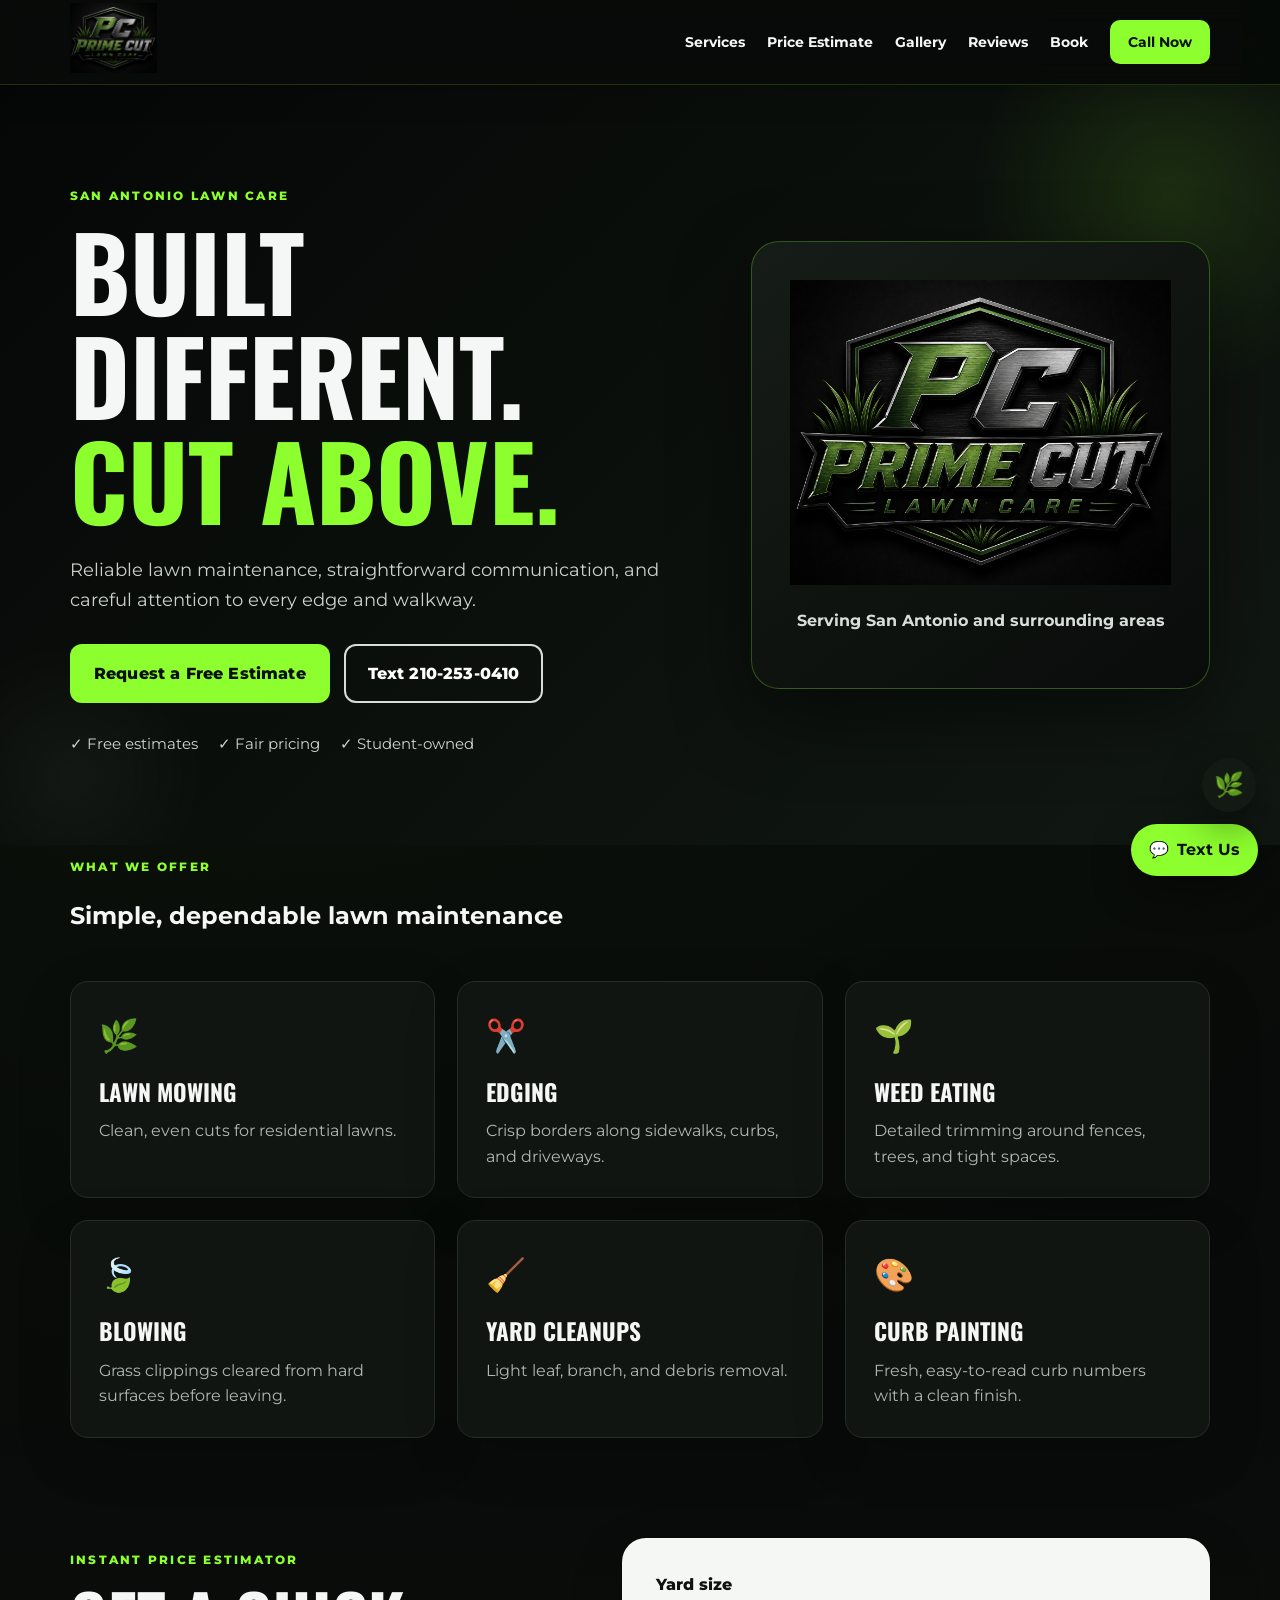
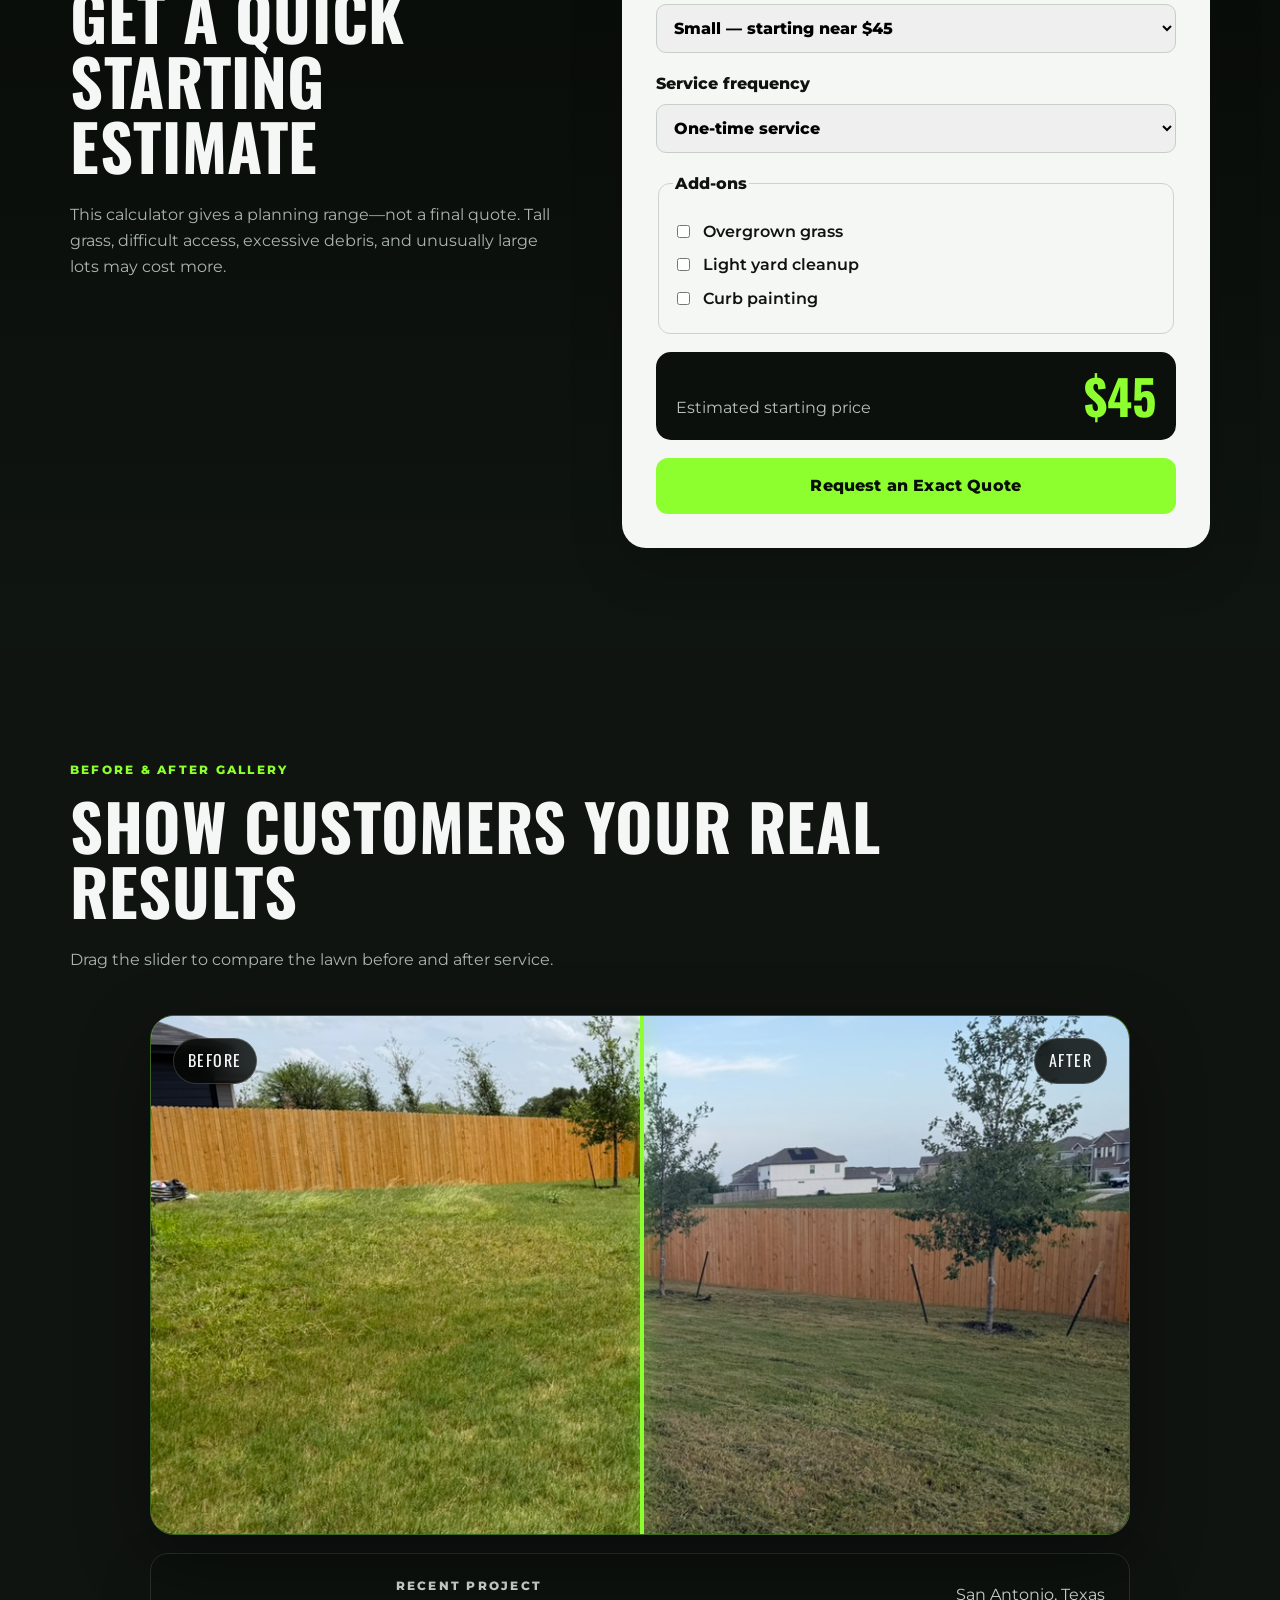
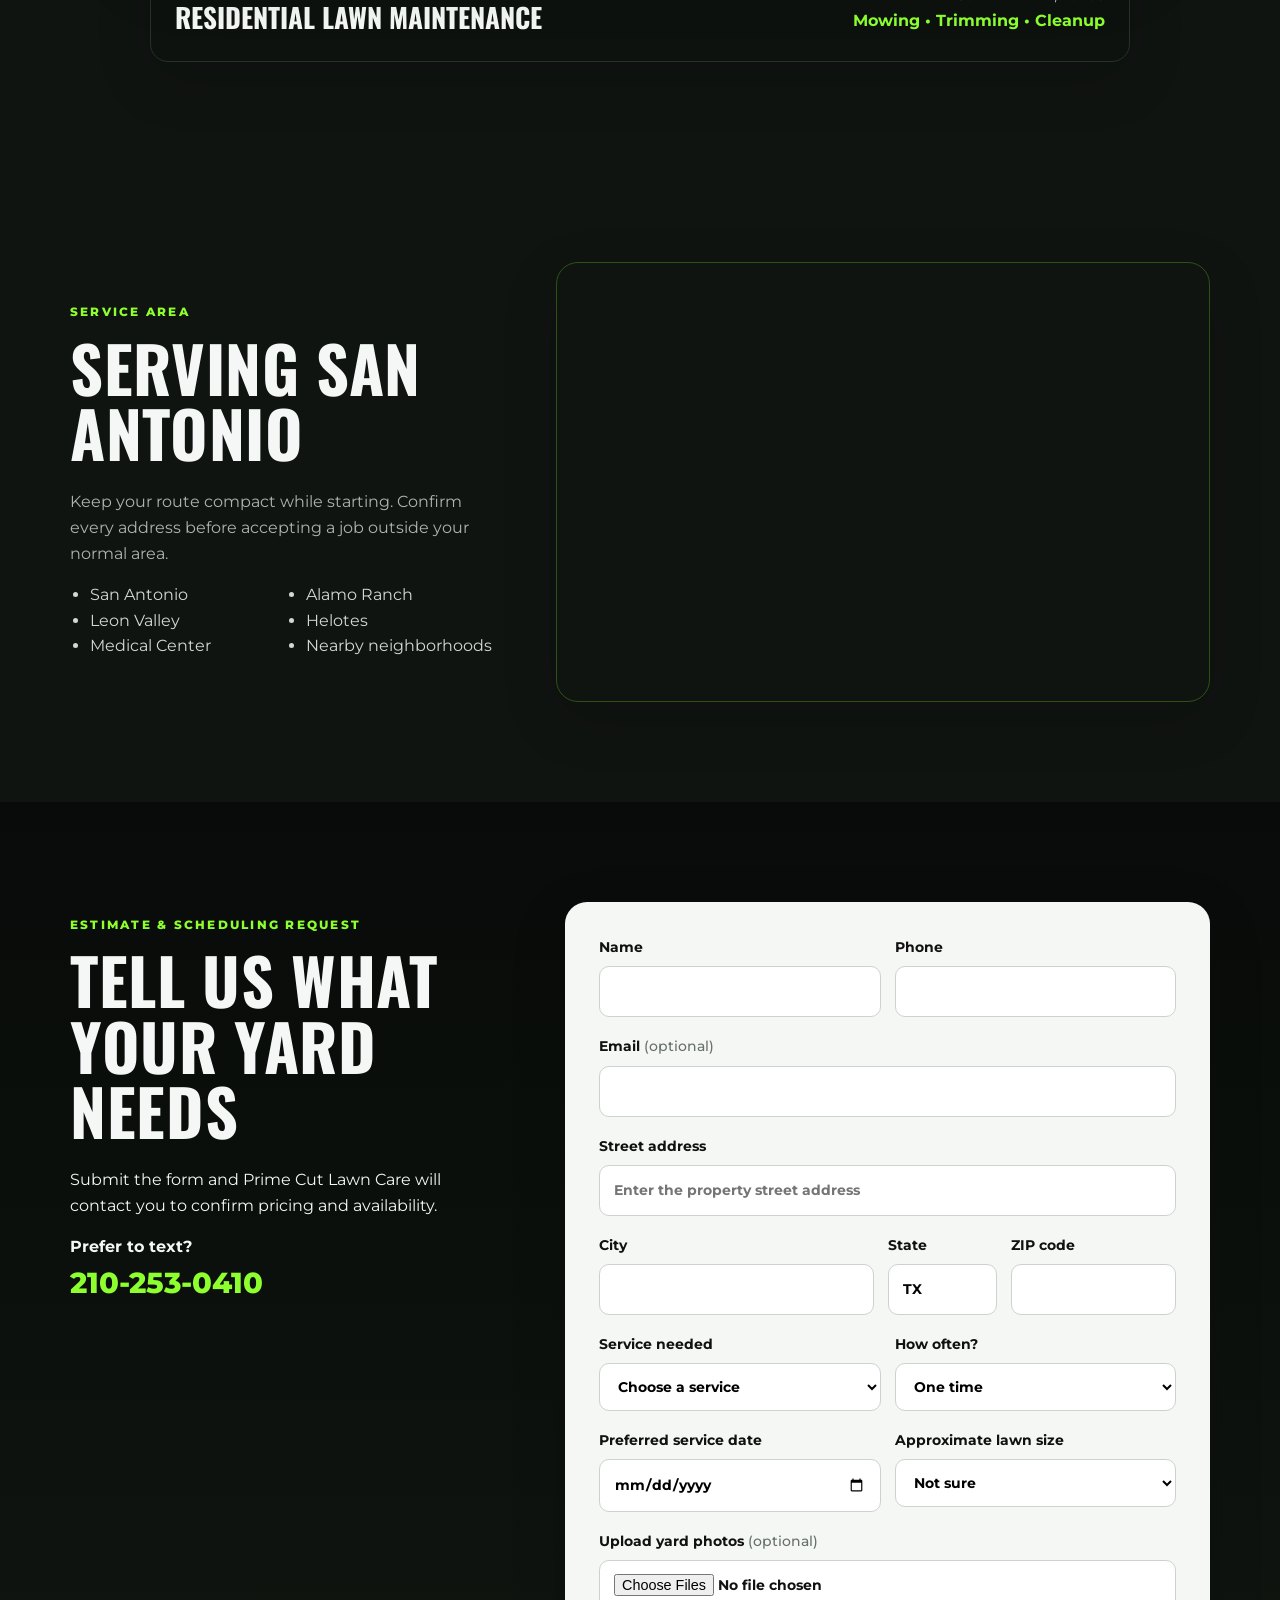
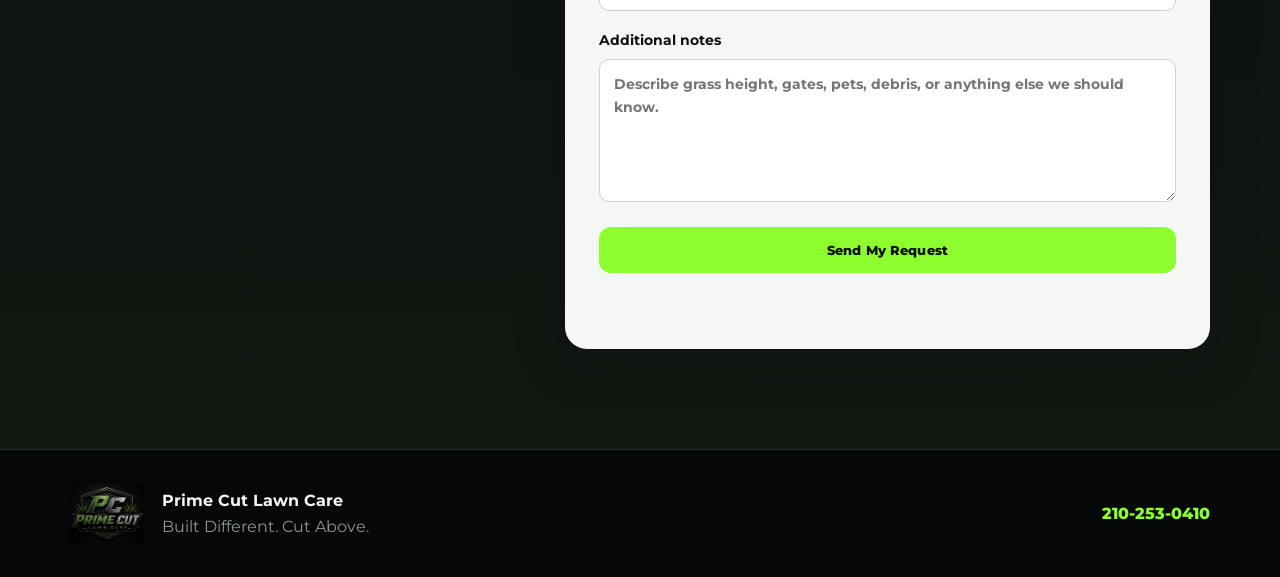
<file: index.html>
<!DOCTYPE html>
<html lang="en">
<head>
  <meta charset="UTF-8" />
  <meta name="viewport" content="width=device-width, initial-scale=1.0" />
  <meta name="description" content="Prime Cut Lawn Care provides lawn mowing, edging, weed eating, blowing, yard cleanups, and curb painting in San Antonio." />
  <meta name="theme-color" content="#081009" />
  <title>Prime Cut Lawn Care | San Antonio</title>
  <link rel="preconnect" href="https://fonts.googleapis.com">
  <link rel="preconnect" href="https://fonts.gstatic.com" crossorigin>
  <link href="https://fonts.googleapis.com/css2?family=Montserrat:wght@500;600;700;800&family=Oswald:wght@500;600;700&display=swap" rel="stylesheet">
  <link rel="stylesheet" href="styles.css" />
</head>
<body>
  <header class="site-header">
    <div class="container nav-wrap">
      <a class="brand" href="#home" aria-label="Prime Cut Lawn Care home">
        <img src="prime-cut-logo.png" alt="Prime Cut Lawn Care logo" />
      </a>
      <button class="menu-button" aria-label="Open menu" aria-expanded="false">☰</button>
      <nav class="nav-links">
        <a href="#services">Services</a>
        <a href="#estimator">Price Estimate</a>
        <a href="#gallery">Gallery</a>
        <a href="#reviews">Reviews</a>
        <a href="#quote">Book</a>
        <a class="nav-call" href="tel:+12102530410">Call Now</a>
      </nav>
    </div>
  </header>

  <main>
    <section class="hero" id="home">
      <div class="hero-orb orb-one"></div>
      <div class="hero-orb orb-two"></div>
      <div class="container hero-grid">
        <div class="hero-copy reveal">
          <p class="eyebrow">San Antonio Lawn Care</p>
          <h1>Built Different.<br><span>Cut Above.</span></h1>
          <p class="hero-text">Reliable lawn maintenance, straightforward communication, and careful attention to every edge and walkway.</p>
          <div class="hero-actions">
            <a class="button primary" href="#quote">Request a Free Estimate</a>
            <a class="button secondary" href="sms:+12102530410">Text 210-253-0410</a>
          </div>
          <div class="trust-row">
            <span>✓ Free estimates</span>
            <span>✓ Fair pricing</span>
            <span>✓ Student-owned</span>
          </div>
        </div>
        <div class="hero-card reveal">
          <img src="prime-cut-logo.png" alt="Prime Cut Lawn Care shield logo" />
          <p>Serving San Antonio and surrounding areas</p>
        </div>
      </div>
    </section>

   
      <div class="container">
        <p class="eyebrow reveal">What We Offer</p>
        <h2 class="reveal">Simple, dependable lawn maintenance</h2>
        <div class="service-grid">
          <article class="service-card reveal"><div class="icon">🌿</div><h3>Lawn Mowing</h3><p>Clean, even cuts for residential lawns.</p></article>
          <article class="service-card reveal"><div class="icon">✂️</div><h3>Edging</h3><p>Crisp borders along sidewalks, curbs, and driveways.</p></article>
          <article class="service-card reveal"><div class="icon">🌱</div><h3>Weed Eating</h3><p>Detailed trimming around fences, trees, and tight spaces.</p></article>
          <article class="service-card reveal"><div class="icon">🍃</div><h3>Blowing</h3><p>Grass clippings cleared from hard surfaces before leaving.</p></article>
          <article class="service-card reveal"><div class="icon">🧹</div><h3>Yard Cleanups</h3><p>Light leaf, branch, and debris removal.</p></article>
          <article class="service-card reveal"><div class="icon">🎨</div><h3>Curb Painting</h3><p>Fresh, easy-to-read curb numbers with a clean finish.</p></article>
        </div>
      </div>
    </section>

    <section class="section estimator-section" id="estimator">
      <div class="container estimator-grid">
        <div class="reveal">
          <p class="eyebrow">Instant Price Estimator</p>
          <h2>Get a quick starting estimate</h2>
          <p class="muted">This calculator gives a planning range—not a final quote. Tall grass, difficult access, excessive debris, and unusually large lots may cost more.</p>
        </div>
        <div class="estimator-card reveal">
          <label>Yard size
            <select id="yard-size">
              <option value="45">Small — starting near $45</option>
              <option value="60">Medium — starting near $60</option>
              <option value="80">Large — starting near $80</option>
              <option value="105">Extra large — starting near $105</option>
            </select>
          </label>
          <label>Service frequency
            <select id="frequency">
              <option value="1">One-time service</option>
              <option value="0.95">Every two weeks</option>
              <option value="0.90">Weekly</option>
              <option value="1.10">Monthly</option>
            </select>
          </label>
          <fieldset>
            <legend>Add-ons</legend>
            <label class="check-row"><input type="checkbox" value="20" class="estimator-addon"> Overgrown grass</label>
            <label class="check-row"><input type="checkbox" value="20" class="estimator-addon"> Light yard cleanup</label>
            <label class="check-row"><input type="checkbox" value="25" class="estimator-addon"> Curb painting</label>
          </fieldset>
          <div class="estimate-output">
            <span>Estimated starting price</span>
            <strong id="estimate-price">$45</strong>
          </div>
          <a href="#quote" class="button primary full">Request an Exact Quote</a>
        </div>
      </div>
    </section>

    <section class="section dark-section" id="gallery">
      <div class="container">
        <p class="eyebrow reveal">Before & After Gallery</p>
        <h2 class="reveal">Show customers your real results</h2>
        <p class="muted reveal">Drag the slider to compare the lawn before and after service.</p>
        <div class="comparison-wrap reveal" id="comparison">
          <div class="comparison-image after-image">
            <img src="after-lawn.jpeg" alt="Backyard lawn after mowing and trimming" />
            <span class="comparison-label label-after">After</span>
          </div>
          <div class="comparison-image before-image" id="before-layer">
            <img src="before-lawn.jpeg" alt="Backyard lawn before mowing and trimming" />
            <span class="comparison-label label-before">Before</span>
          </div>
          <div class="comparison-line" id="comparison-line"></div>
          <input aria-label="Move before and after comparison" id="comparison-slider" class="comparison-slider" type="range" min="0" max="100" value="50">
        </div>
        <div class="project-caption reveal">
          <div>
            <p class="eyebrow">Recent Project</p>
            <h3>Residential Lawn Maintenance</h3>
          </div>
          <p>San Antonio, Texas<br><span>Mowing • Trimming • Cleanup</span></p>
        </div>
      </div>
    </section>

    <section class="section dark-section" id="service-area">
      <div class="container map-grid">
        <div class="reveal">
          <p class="eyebrow">Service Area</p>
          <h2>Serving San Antonio</h2>
          <p class="muted">Keep your route compact while starting. Confirm every address before accepting a job outside your normal area.</p>
          <ul class="area-list">
            <li>San Antonio</li><li>Leon Valley</li><li>Medical Center</li><li>Alamo Ranch</li><li>Helotes</li><li>Nearby neighborhoods</li>
          </ul>
        </div>
        <div class="map-frame reveal">
          <iframe title="Prime Cut Lawn Care San Antonio service area map" loading="lazy" referrerpolicy="no-referrer-when-downgrade" src="https://www.google.com/maps?q=San%20Antonio%2C%20TX&z=10&output=embed"></iframe>
        </div>
      </div>
    </section>

    <section class="section quote-section" id="quote">
      <div class="container quote-grid">
        <div class="reveal">
          <p class="eyebrow">Estimate & Scheduling Request</p>
          <h2>Tell us what your yard needs</h2>
          <p>Submit the form and Prime Cut Lawn Care will contact you to confirm pricing and availability.</p>
          <p class="direct-contact"><strong>Prefer to text?</strong><br><a href="sms:+12102530410">210-253-0410</a></p>
        </div>

        <form class="quote-form reveal" id="quote-form" action="https://formspree.io/f/xaqrgpoe" method="POST" enctype="multipart/form-data">
          <div class="two-column">
            <label>Name
              <input type="text" name="name" autocomplete="name" required />
            </label>
            <label>Phone
              <input type="tel" name="phone" autocomplete="tel" required />
            </label>
          </div>

          <label>Email <span class="optional">(optional)</span>
            <input type="email" name="email" autocomplete="email" />
          </label>

          <label>Street address
            <input id="street-address" type="text" name="street_address" autocomplete="street-address" placeholder="Enter the property street address" required />
          </label>

          <div class="address-grid">
            <label>City
              <input id="city" type="text" name="city" autocomplete="address-level2" required />
            </label>
            <label>State
              <input id="state" type="text" name="state" autocomplete="address-level1" value="TX" maxlength="2" required />
            </label>
            <label>ZIP code
              <input id="zip" type="text" name="zip_code" autocomplete="postal-code" inputmode="numeric" pattern="[0-9]{5}(-[0-9]{4})?" required />
            </label>
          </div>

          <div class="two-column">
            <label>Service needed
              <select name="service" required>
                <option value="">Choose a service</option>
                <option>Lawn mowing package</option>
                <option>Yard cleanup</option>
                <option>Curb painting</option>
                <option>Multiple services</option>
              </select>
            </label>
            <label>How often?
              <select name="frequency" required>
                <option>One time</option>
                <option>Weekly</option>
                <option>Every two weeks</option>
                <option>Monthly</option>
              </select>
            </label>
          </div>

          <div class="two-column">
            <label>Preferred service date
              <input id="service-date" type="date" name="preferred_service_date" />
            </label>
            <label>Approximate lawn size
              <select name="lawn_size">
                <option>Not sure</option>
                <option>Small</option>
                <option>Medium</option>
                <option>Large</option>
                <option>Extra large</option>
              </select>
            </label>
          </div>

          <label>Upload yard photos <span class="optional">(optional)</span>
            <input type="file" name="yard_photos" accept="image/*" multiple />
          </label>

          <label>Additional notes
            <textarea name="message" rows="5" placeholder="Describe grass height, gates, pets, debris, or anything else we should know."></textarea>
          </label>

          <input type="hidden" name="_subject" value="New Prime Cut Lawn Care estimate request" />
          <button class="button primary full" type="submit">Send My Request</button>
          <p id="form-status" class="form-status" role="status" aria-live="polite"></p>
        </form>
      </div>
    </section>
  </main>

  <a class="floating-text" href="sms:+12102530410" aria-label="Text Prime Cut Lawn Care">
    <span>💬</span><b>Text Us</b>
  </a>

  <button class="chat-launcher" id="chat-launcher" aria-label="Open Prime Cut assistant">🌿</button>
  <aside class="chat-panel" id="chat-panel" aria-hidden="true">
    <div class="chat-header">
      <div><strong>Prime Cut Help</strong><span>Quick answers</span></div>
      <button id="chat-close" aria-label="Close chat">×</button>
    </div>
    <div class="chat-messages" id="chat-messages">
      <div class="bot-message">Hi! What can I help you with?</div>
    </div>
    <div class="quick-replies">
      <button data-question="pricing">Pricing</button>
      <button data-question="services">Services</button>
      <button data-question="area">Service area</button>
      <button data-question="booking">Book a quote</button>
    </div>
  </aside>

  <footer>
    <div class="container footer-wrap">
      <img src="prime-cut-logo.png" alt="Prime Cut Lawn Care logo" />
      <div><strong>Prime Cut Lawn Care</strong><p>Built Different. Cut Above.</p></div>
      <a href="tel:+12102530410">210-253-0410</a>
    </div>
  </footer>
  <script src="script.js"></script>
</body>
</html>
</file>
<file: styles.css>
*{box-sizing:border-box}html{scroll-behavior:smooth}body{margin:0;background:#080b09;color:#f4f7f5;font-family:Montserrat,Arial,sans-serif;line-height:1.6;overflow-x:hidden}.container{width:min(1140px,92%);margin:auto}.site-header{position:sticky;top:0;z-index:50;background:rgba(7,10,8,.9);backdrop-filter:blur(14px);border-bottom:1px solid rgba(141,255,46,.17)}.nav-wrap{height:84px;display:flex;align-items:center;justify-content:space-between}.brand img{height:70px;width:auto}.nav-links{display:flex;align-items:center;gap:22px}.nav-links a{color:#f4f7f5;text-decoration:none;font-weight:700;font-size:.86rem}.nav-links a:hover{color:#8dff2e}.nav-call{background:#8dff2e;color:#071006!important;padding:11px 18px;border-radius:10px}.menu-button{display:none;background:none;border:0;color:white;font-size:1.8rem}.hero{min-height:760px;display:flex;align-items:center;position:relative;background:linear-gradient(135deg,#050706 0%,#111812 100%);overflow:hidden}.hero-orb{position:absolute;border-radius:50%;filter:blur(6px);opacity:.4}.orb-one{width:420px;height:420px;background:radial-gradient(circle,rgba(141,255,46,.3),transparent 68%);right:-100px;top:-100px}.orb-two{width:300px;height:300px;background:radial-gradient(circle,rgba(181,194,185,.15),transparent 65%);left:-80px;bottom:-80px}.hero-grid{display:grid;grid-template-columns:1.15fr .85fr;gap:60px;align-items:center;position:relative}.eyebrow{text-transform:uppercase;letter-spacing:.18em;color:#8dff2e;font-weight:800;font-size:.78rem}.hero h1,.section h2{font-family:Oswald,Impact,sans-serif;text-transform:uppercase;line-height:1.02;margin:12px 0 24px}.hero h1{font-size:clamp(3.6rem,8vw,7rem)}.hero h1 span{color:#8dff2e}.hero-text{font-size:1.14rem;max-width:620px;color:#cbd2cd}.hero-actions{display:flex;gap:14px;flex-wrap:wrap;margin:30px 0}.button{display:inline-flex;align-items:center;justify-content:center;padding:15px 22px;border-radius:12px;text-decoration:none;font-weight:800;border:2px solid transparent;cursor:pointer;font-family:inherit;transition:.2s}.button:hover{transform:translateY(-2px)}.primary{background:#8dff2e;color:#081006}.secondary{border-color:#d7ded9;color:#fff;background:transparent}.trust-row{display:flex;flex-wrap:wrap;gap:20px;color:#cdd5d0;font-size:.92rem}.hero-card{background:linear-gradient(145deg,#161c18,#090c0a);border:1px solid rgba(141,255,46,.28);border-radius:28px;padding:38px;text-align:center;box-shadow:0 28px 80px rgba(0,0,0,.45);animation:floatCard 5s ease-in-out infinite}.hero-card img{width:min(100%,430px)}.hero-card p{font-weight:700;color:#d8dfda}.section{padding:100px 0}.section h2{font-size:clamp(2.3rem,5vw,4rem);max-width:850px}.muted{color:#abb5ae;max-width:760px}.service-grid{display:grid;grid-template-columns:repeat(3,1fr);gap:22px;margin-top:45px}.service-card{background:#111512;border:1px solid #252d27;border-radius:18px;padding:28px;transition:.25s}.service-card:hover{transform:translateY(-7px);border-color:#8dff2e;box-shadow:0 18px 50px rgba(0,0,0,.25)}.service-card .icon{font-size:2rem}.service-card h3{font-family:Oswald,sans-serif;text-transform:uppercase;font-size:1.45rem;margin:12px 0 8px}.service-card p{color:#aeb8b1;margin:0}.dark-section{background:#101411}.estimator-section{background:linear-gradient(180deg,#080b09,#0f1510)}.estimator-grid{display:grid;grid-template-columns:.9fr 1.1fr;gap:70px;align-items:start}.estimator-card{background:#f5f7f5;color:#111;padding:34px;border-radius:24px;display:grid;gap:18px}.estimator-card label,.estimator-card legend{font-weight:800}.estimator-card select{width:100%;margin-top:7px;padding:13px;border:1px solid #c7cec9;border-radius:10px;font:inherit}.estimator-card fieldset{border:1px solid #ccd3ce;border-radius:12px;padding:14px}.check-row{display:flex;align-items:center;gap:10px;margin:8px 0;font-weight:600!important}.estimate-output{display:flex;align-items:end;justify-content:space-between;background:#0b100c;color:#fff;border-radius:15px;padding:20px}.estimate-output span{color:#b8c1bb}.estimate-output strong{font-family:Oswald,sans-serif;color:#8dff2e;font-size:3rem;line-height:1}.full{width:100%;border:0}.comparison-wrap{height:520px;max-width:980px;margin:42px auto 0;position:relative;overflow:hidden;border-radius:24px;border:1px solid rgba(141,255,46,.35);box-shadow:0 25px 70px rgba(0,0,0,.4)}.comparison-image{position:absolute;inset:0}
.comparison-image img{width:100%;height:100%;object-fit:cover;display:block}
.before-image{width:50%;overflow:hidden;z-index:2}
.before-image img{width:980px;max-width:none}
.comparison-label{position:absolute;top:22px;padding:9px 14px;border-radius:999px;background:rgba(5,8,6,.82);backdrop-filter:blur(8px);font-family:Oswald,sans-serif;font-size:1rem;text-transform:uppercase;letter-spacing:.09em;border:1px solid rgba(255,255,255,.18)}
.label-before{left:22px}
.label-after{right:22px}
.comparison-slider{position:absolute;inset:0;width:100%;height:100%;opacity:0;cursor:ew-resize;z-index:4}
.comparison-line{position:absolute;top:0;bottom:0;left:50%;width:4px;background:#8dff2e;z-index:3;box-shadow:0 0 18px rgba(141,255,46,.75)}
.project-caption{max-width:980px;margin:18px auto 0;padding:22px 24px;border:1px solid #283129;border-radius:18px;background:#0d120e;display:flex;align-items:center;justify-content:space-between;gap:24px}
.project-caption h3{margin:0;font-family:Oswald,sans-serif;text-transform:uppercase;font-size:1.7rem}
.project-caption p{margin:0;color:#d2d8d4;text-align:right}
.project-caption span{color:#8dff2e;font-weight:700}
.reviews-shell{display:grid;grid-template-columns:auto 1fr auto;gap:20px;align-items:center;margin-top:40px}.review-viewport{overflow:hidden}.review-track{display:flex;transition:transform .4s ease}.review-card{min-width:100%;background:#111512;border:1px solid #28312a;border-radius:20px;padding:36px;text-align:center}.review-card p{font-size:1.15rem;color:#d4dad6}.review-card strong{color:#8dff2e}.stars{font-size:1.7rem;color:#8dff2e;letter-spacing:.12em}.carousel-button{width:48px;height:48px;border-radius:50%;border:1px solid #3b463d;background:#111512;color:#fff;font-size:2rem;cursor:pointer}.map-grid{display:grid;grid-template-columns:.8fr 1.2fr;gap:50px;align-items:center}.area-list{columns:2;padding-left:20px;color:#d2d9d4}.map-frame{border-radius:22px;overflow:hidden;border:1px solid rgba(141,255,46,.25);height:440px}.map-frame iframe{width:100%;height:100%;border:0}.quote-section{background:linear-gradient(180deg,#080b09,#121812)}.quote-grid{display:grid;grid-template-columns:.8fr 1.2fr;gap:65px}.direct-contact a{font-size:1.8rem;color:#8dff2e;text-decoration:none;font-weight:800}.quote-form{background:#f5f7f5;color:#111;border-radius:22px;padding:34px;display:grid;gap:18px}.quote-form label{font-weight:700;font-size:.9rem}.quote-form input,.quote-form select,.quote-form textarea{width:100%;margin-top:7px;padding:13px 14px;border:1px solid #ccd3ce;border-radius:10px;font:inherit;background:#fff}.quote-form small{display:block;margin-top:6px;color:#606961;font-weight:500}.two-column{display:grid;grid-template-columns:1fr 1fr;gap:14px}.address-grid{display:grid;grid-template-columns:2fr .8fr 1.2fr;gap:14px}.optional{font-weight:500;color:#687169}.form-status{min-height:1.5em;margin:0;font-weight:700}.form-status.success{color:#237a2f}.form-status.error{color:#b42318}.quote-form button[disabled]{opacity:.65;cursor:wait}.floating-text{position:fixed;right:22px;bottom:24px;z-index:70;background:#8dff2e;color:#071006;text-decoration:none;font-weight:900;padding:13px 18px;border-radius:999px;display:flex;gap:8px;align-items:center;box-shadow:0 14px 40px rgba(0,0,0,.4)}.chat-launcher{position:fixed;right:24px;bottom:88px;z-index:70;width:54px;height:54px;border-radius:50%;border:0;background:#121a13;color:#fff;font-size:1.5rem;box-shadow:0 14px 40px rgba(0,0,0,.45);cursor:pointer}.chat-panel{position:fixed;right:22px;bottom:150px;z-index:75;width:min(360px,calc(100vw - 30px));background:#f7f9f7;color:#111;border-radius:20px;box-shadow:0 24px 80px rgba(0,0,0,.5);overflow:hidden;transform:translateY(18px) scale(.96);opacity:0;pointer-events:none;transition:.2s}.chat-panel.open{transform:none;opacity:1;pointer-events:auto}.chat-header{background:#0c120d;color:#fff;padding:16px;display:flex;justify-content:space-between;align-items:center}.chat-header div{display:flex;flex-direction:column}.chat-header span{font-size:.75rem;color:#aab5ad}.chat-header button{background:none;border:0;color:#fff;font-size:1.5rem}.chat-messages{min-height:145px;max-height:230px;overflow:auto;padding:16px}.bot-message,.user-message{padding:10px 12px;border-radius:13px;margin-bottom:10px;font-size:.9rem}.bot-message{background:#e8ede9}.user-message{background:#8dff2e;margin-left:40px}.quick-replies{padding:0 14px 14px;display:flex;gap:8px;flex-wrap:wrap}.quick-replies button{border:1px solid #c8d0ca;background:#fff;padding:8px 10px;border-radius:999px;cursor:pointer}.reveal{opacity:0;transform:translateY(22px);transition:opacity .65s ease,transform .65s ease}.reveal.visible{opacity:1;transform:none}footer{padding:34px 0;border-top:1px solid #222a24;background:#060807}.footer-wrap{display:flex;align-items:center;gap:18px}.footer-wrap img{width:74px}.footer-wrap p{margin:0;color:#8d968f}.footer-wrap a{margin-left:auto;color:#8dff2e;text-decoration:none;font-weight:800}@keyframes floatCard{0%,100%{transform:translateY(0)}50%{transform:translateY(-10px)}}@media(max-width:900px){.menu-button{display:block}.nav-links{display:none;position:absolute;top:84px;left:0;right:0;background:#090c0a;padding:24px;flex-direction:column;border-bottom:1px solid #283029}.nav-links.open{display:flex}.hero-grid,.estimator-grid,.map-grid,.quote-grid{grid-template-columns:1fr}.hero{padding:80px 0}.hero-card{max-width:540px}.service-grid{grid-template-columns:1fr 1fr}.comparison-wrap{height:420px}.placeholder-scene{height:420px;width:100vw;min-width:980px}}@media(max-width:620px){.service-grid,.two-column,.address-grid{grid-template-columns:1fr}.hero h1{font-size:3.55rem}.section{padding:76px 0}.footer-wrap{align-items:flex-start;flex-wrap:wrap}.footer-wrap a{margin-left:0;width:100%}.brand img{height:58px}.reviews-shell{grid-template-columns:1fr}.carousel-button{display:none}.comparison-wrap{height:340px}.placeholder-scene{height:340px;font-size:1.4rem}.floating-text b{display:none}.floating-text{width:54px;height:54px;padding:0;justify-content:center}.chat-launcher{right:86px;bottom:24px}.chat-panel{bottom:92px}.estimate-output{align-items:flex-start;flex-direction:column;gap:8px}}
body{background-image:radial-gradient(circle at 20% 0%,rgba(141,255,46,.035),transparent 28%)}
.site-header{box-shadow:0 10px 30px rgba(0,0,0,.16)}
.section h2{letter-spacing:.01em}
.service-card,.estimator-card,.quote-form,.map-frame,.review-card,.project-caption{box-shadow:0 18px 55px rgba(0,0,0,.16)}
.button{letter-spacing:.01em}
@media(max-width:620px){
  .before-image img{width:100vw;min-width:980px}
  .project-caption{align-items:flex-start;flex-direction:column}
  .project-caption p{text-align:left}
}
</file>
